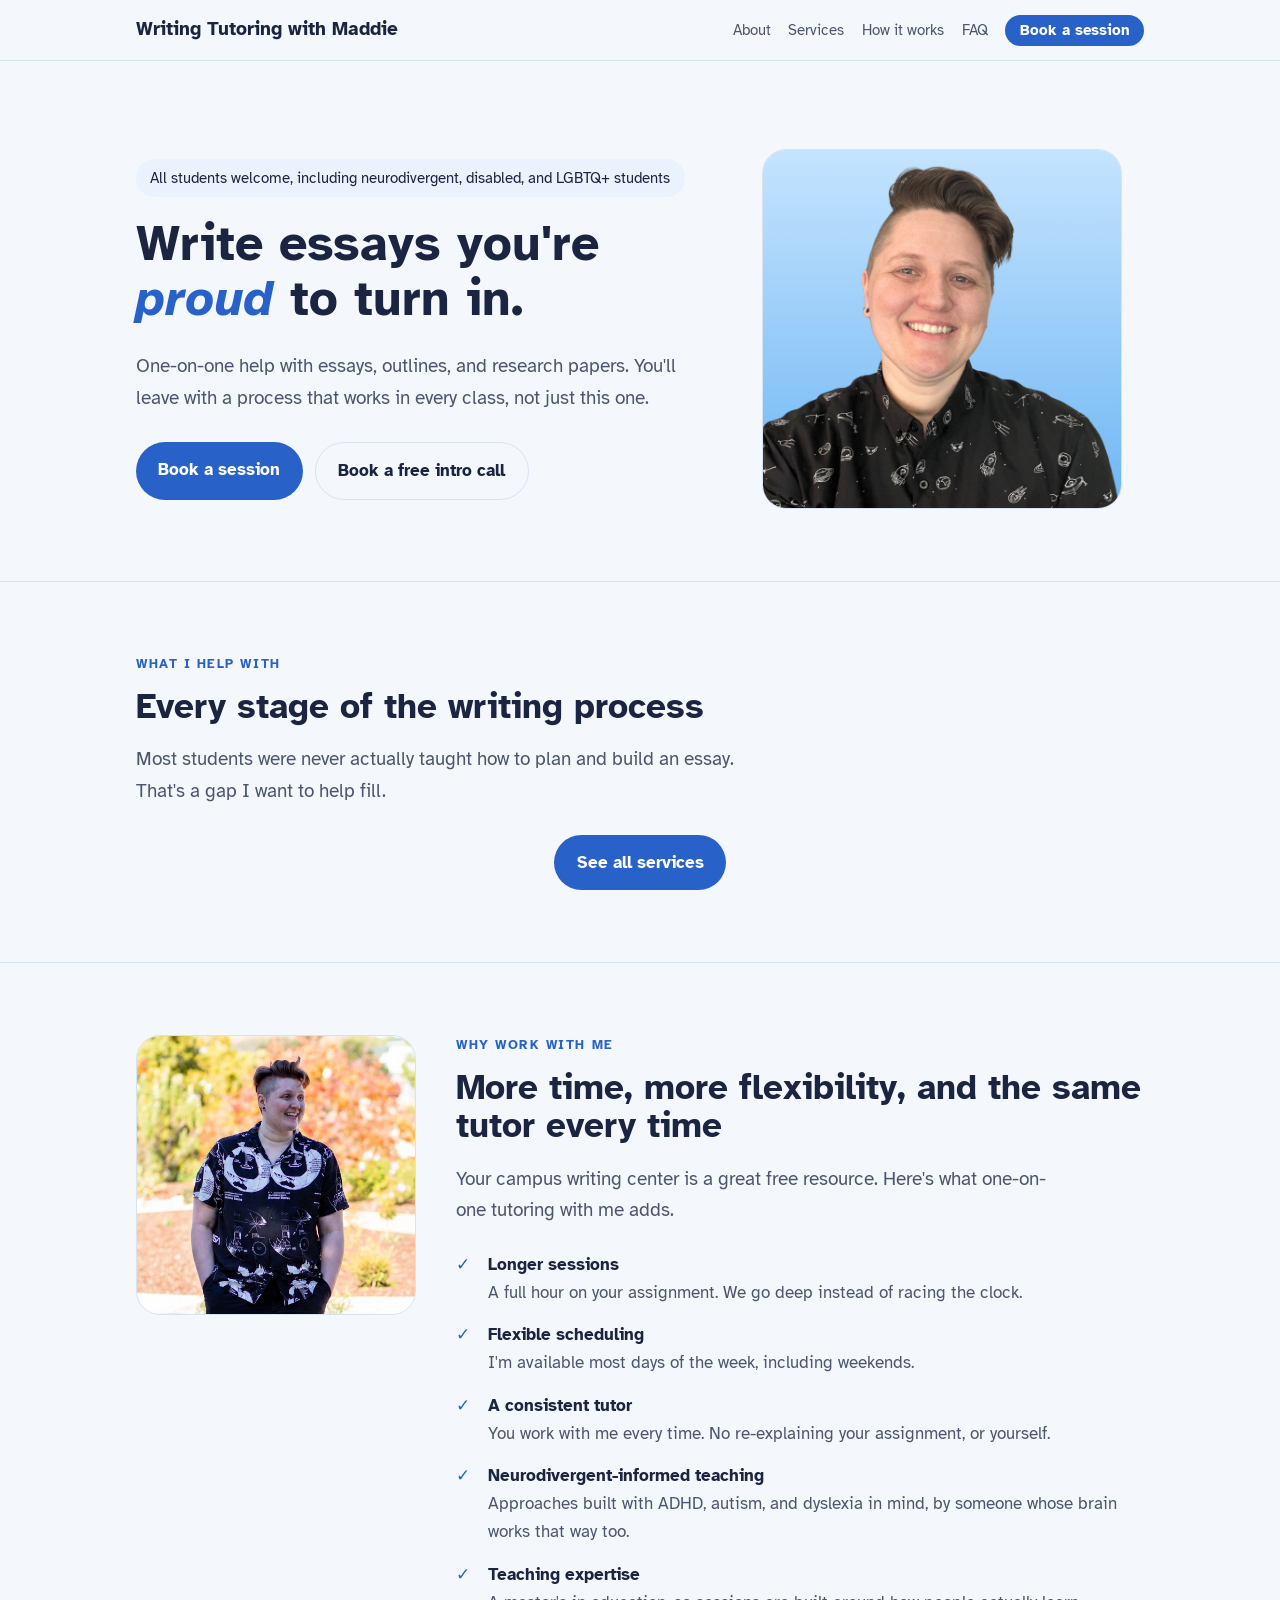
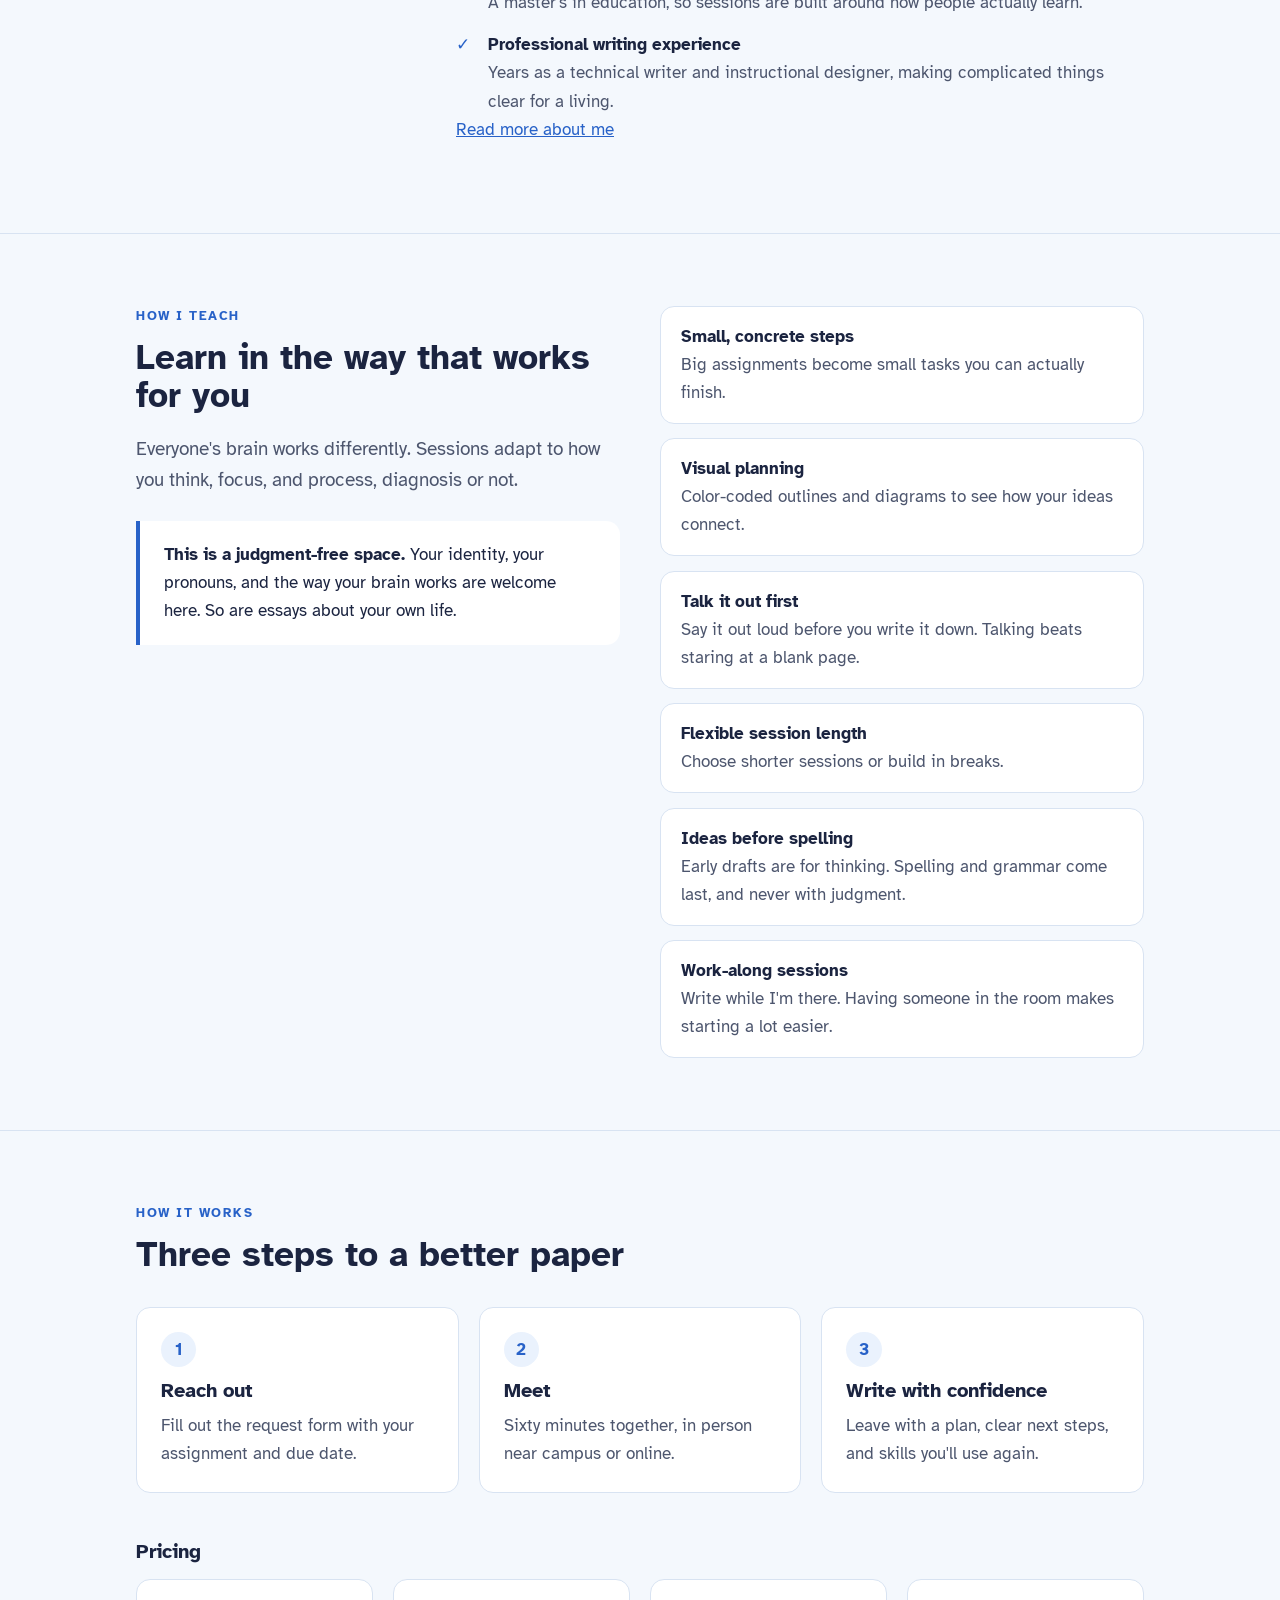
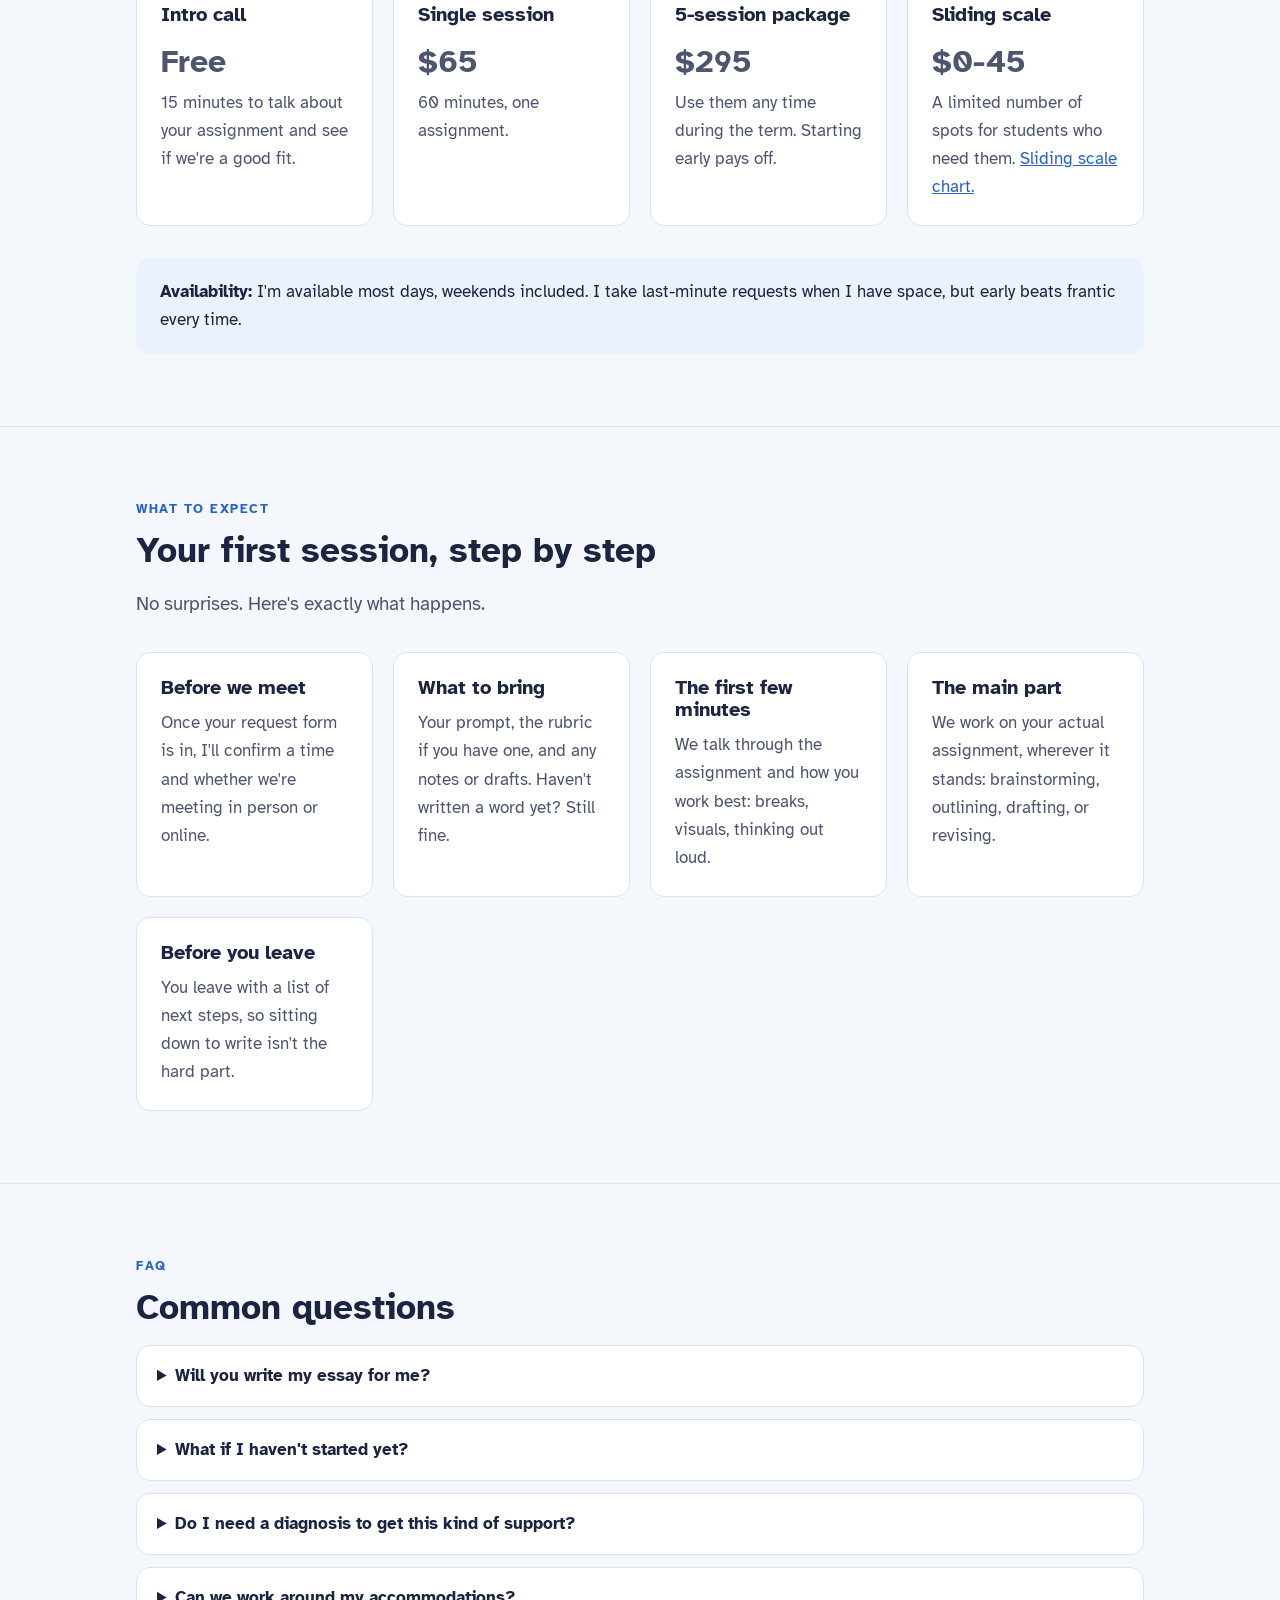
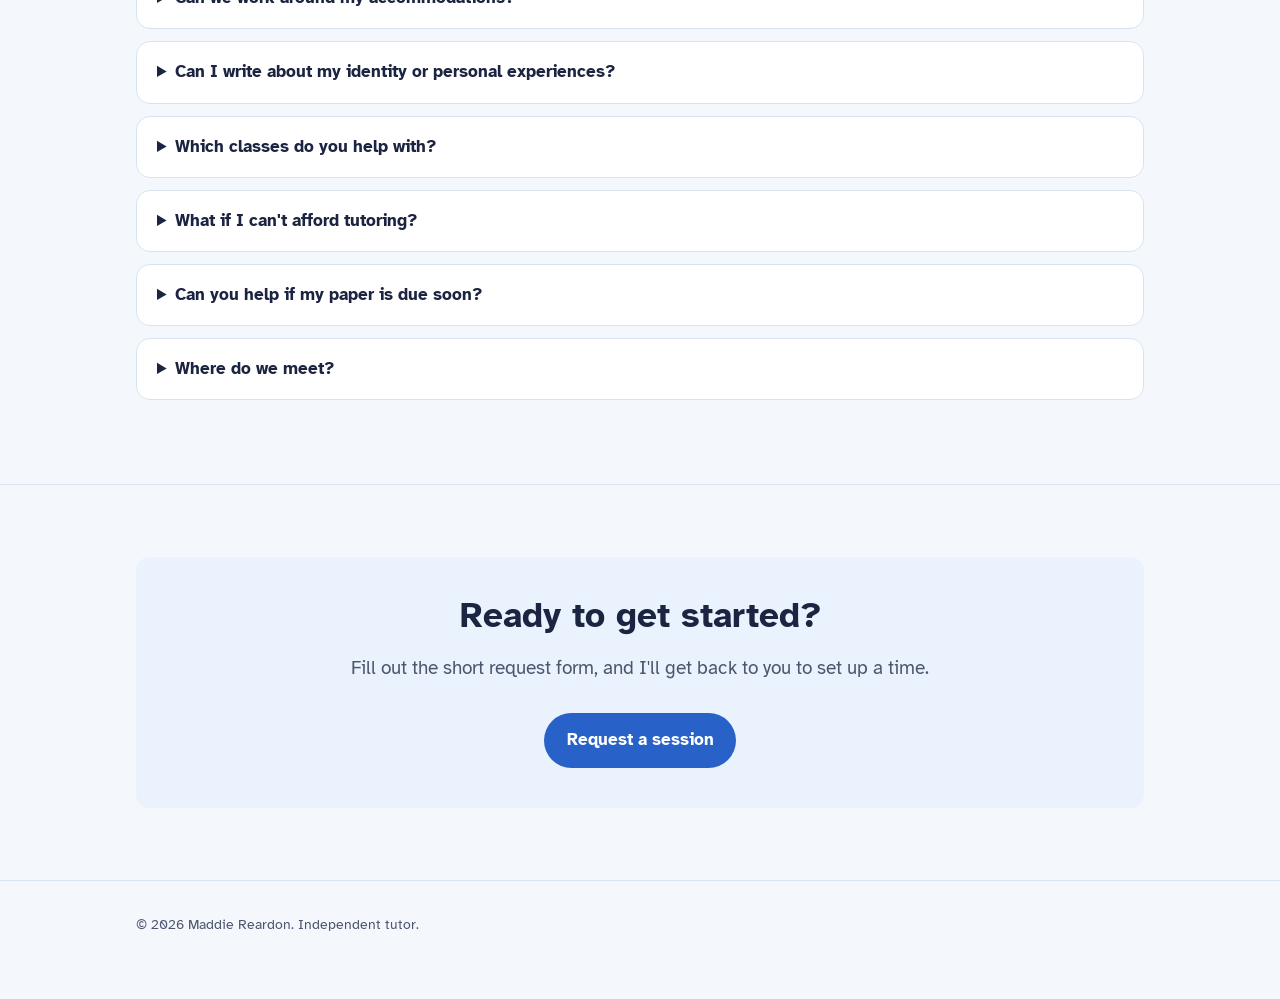
<file: index.html>
<!doctype html>
<html lang="en">
<head>
  <meta charset="utf-8">
  <meta name="viewport" content="width=device-width, initial-scale=1">
  <title>Essay and Writing Tutoring</title>
  <meta name="description" content="One-on-one help with essays, outlines, and research papers for community college students.">
  <link rel="preconnect" href="https://fonts.googleapis.com">
  <link rel="preconnect" href="https://fonts.gstatic.com" crossorigin>
  <link href="https://fonts.googleapis.com/css2?family=Atkinson+Hyperlegible:wght@400;700&family=Fraunces:opsz,wght@9..144,500;9..144,700&display=swap" rel="stylesheet">
  <link rel="stylesheet" href="styles.css">
</head>
<body>
  <a class="skip" href="#main">Skip to main content</a>

  <header class="site">
    <div class="wrap">
      <a class="brand" href="index.html">Writing Tutoring with Maddie</a>
      <div class="header-right">
        <nav aria-label="Main">
          <ul>
            <li><a href="about.html">About</a></li>
            <li><a href="#help">Services</a></li>
            <li><a href="#how">How it works</a></li>
            <li><a href="#faq">FAQ</a></li>
            <li><a class="nav-cta" href="https://docs.google.com/forms/d/e/1FAIpQLSePEznkrwSPuCQf_QwcXPQMdWUTkeyd27yQWrA2que5HKIqXQ/viewform?usp=header">Book a session</a></li>
          </ul>
        </nav>
      </div>
    </div>
  </header>

  <main id="main">
    <section class="hero" id="top">
      <div class="wrap hero-grid">
        <div>
        <p class="welcome">All students welcome, including neurodivergent, disabled, and LGBTQ+ students</p>
        <h1>Write essays you're <em>proud</em> to turn in.</h1>
        <p class="lede">One-on-one help with essays, outlines, and research papers. You'll leave with a process that works in every class, not just this one.</p>
        <div class="actions">
          <a class="btn" href="https://docs.google.com/forms/d/e/1FAIpQLSePEznkrwSPuCQf_QwcXPQMdWUTkeyd27yQWrA2que5HKIqXQ/viewform?usp=header">Book a session</a>
          <a class="btn ghost" href="https://docs.google.com/forms/d/e/1FAIpQLSePEznkrwSPuCQf_QwcXPQMdWUTkeyd27yQWrA2que5HKIqXQ/viewform?usp=header">Book a free intro call</a>
        </div>
        </div>
        <img class="photo" src="assets/maddie-headshot.png" alt="Maddie smiling in a space-printed shirt" width="360" height="360">
      </div>
    </section>

    <section id="help">
      <div class="wrap">
        <p class="eyebrow">What I help with</p>
        <h2>Every stage of the writing process</h2>
        <p class="lede">Most students were never actually taught how to plan and build an essay. That's a gap I want to help fill.</p>
      </div>
      <div class="actions" style="justify-content:center">
            <a class="btn" href="https://maddie35.github.io/tutoring/services.html">See all services</a>
    </section>

    <section id="why">
      <div class="wrap why">
        <img class="photo" src="assets/maddie-hero.jpg" alt="Maddie, smiling, seated outdoors at an evening event in a dark blazer and patterned tie" width="280" height="280">
        <div>
          <p class="eyebrow">Why work with me</p>
          <h2>More time, more flexibility, and the same tutor every time</h2>
          <p class="lede">Your campus writing center is a great free resource. Here's what one-on-one tutoring with me adds.</p>
          <ul class="checks">
            <li><strong>Longer sessions</strong><span>A full hour on your assignment. We go deep instead of racing the clock.</span></li>
            <li><strong>Flexible scheduling</strong><span>I'm available most days of the week, including weekends.</span></li>
            <li><strong>A consistent tutor</strong><span>You work with me every time. No re-explaining your assignment, or yourself.</span></li>
            <li><strong>Neurodivergent-informed teaching</strong><span>Approaches built with ADHD, autism, and dyslexia in mind, by someone whose brain works that way too.</span></li>
            <li><strong>Teaching expertise</strong><span>A master's in education, so sessions are built around how people actually learn.</span></li>
            <li><strong>Professional writing experience</strong><span>Years as a technical writer and instructional designer, making complicated things clear for a living.</span></li>
          </ul>
          <p><a href="about.html">Read more about me</a></p>
        </div>
      </div>
    </section>

    <section id="teach">
      <div class="wrap two">
        <div>
          <p class="eyebrow">How I teach</p>
          <h2>Learn in the way that works for you</h2>
          <p class="lede">Everyone's brain works differently. Sessions adapt to how you think, focus, and process, diagnosis or not.</p>
          <div class="statement">
            <p><strong>This is a judgment-free space.</strong> Your identity, your pronouns, and the way your brain works are welcome here. So are essays about your own life.</p>
          </div>
        </div>
        <ul class="practices">
          <li><strong>Small, concrete steps</strong><span>Big assignments become small tasks you can actually finish.</span></li>
          <li><strong>Visual planning</strong><span>Color-coded outlines and diagrams to see how your ideas connect.</span></li>
          <li><strong>Talk it out first</strong><span>Say it out loud before you write it down. Talking beats staring at a blank page.</span></li>
          <li><strong>Flexible session length</strong><span>Choose shorter sessions or build in breaks.</span></li>
          <li><strong>Ideas before spelling</strong><span>Early drafts are for thinking. Spelling and grammar come last, and never with judgment.</span></li>
          <li><strong>Work-along sessions</strong><span>Write while I'm there. Having someone in the room makes starting a lot easier.</span></li>
        </ul>
      </div>
    </section>

    <section id="how">
      <div class="wrap">
        <p class="eyebrow">How it works</p>
        <h2>Three steps to a better paper</h2>
        <div class="grid">
          <div class="card"><span class="num">1</span><h3>Reach out</h3><p>Fill out the request form with your assignment and due date.</p></div>
          <div class="card"><span class="num">2</span><h3>Meet</h3><p>Sixty minutes together, in person near campus or online.</p></div>
          <div class="card"><span class="num">3</span><h3>Write with confidence</h3><p>Leave with a plan, clear next steps, and skills you'll use again.</p></div>
        </div>
        <h3 style="margin-top:3rem">Pricing</h3>
        <div class="grid" style="margin-top:1rem">
          <div class="card">
            <h3>Intro call</h3>
            <p class="price">Free</p>
            <p>15 minutes to talk about your assignment and see if we're a good fit.</p>
          </div>
          <div class="card">
            <h3>Single session</h3>
            <p class="price">$65</p>
            <p>60 minutes, one assignment.</p>
          </div>
          <div class="card">
            <h3>5-session package</h3>
            <p class="price">$295</p>
            <p>Use them any time during the term. Starting early pays off.</p>
          </div>
          <div class="card">
            <h3>Sliding scale</h3>
            <p class="price">$0-45</p>
            <p>A limited number of spots for students who need them. <a href="assets/sliding-scale_alexis-cunningfolk-britt-hawthorne-2.png">Sliding scale chart.</a></p>
          </div>
        </div>
        <div class="callout">
          <p><strong>Availability:</strong> I'm available most days, weekends included. I take last-minute requests when I have space, but early beats frantic every time.</p>
        </div>
      </div>
    </section>

    <section id="expect">
      <div class="wrap">
        <p class="eyebrow">What to expect</p>
        <h2>Your first session, step by step</h2>
        <p class="lede">No surprises. Here's exactly what happens.</p>
        <div class="grid">
          <div class="card">
            <h3>Before we meet</h3>
            <p>Once your request form is in, I'll confirm a time and whether we're meeting in person or online.</p>
          </div>
          <div class="card">
            <h3>What to bring</h3>
            <p>Your prompt, the rubric if you have one, and any notes or drafts. Haven't written a word yet? Still fine.</p>
          </div>
          <div class="card">
            <h3>The first few minutes</h3>
            <p>We talk through the assignment and how you work best: breaks, visuals, thinking out loud.</p>
          </div>
          <div class="card">
            <h3>The main part</h3>
            <p>We work on your actual assignment, wherever it stands: brainstorming, outlining, drafting, or revising.</p>
          </div>
          <div class="card">
            <h3>Before you leave</h3>
            <p>You leave with a list of next steps, so sitting down to write isn't the hard part.</p>
          </div>
        </div>
      </div>
    </section>

    <section id="faq">
      <div class="wrap">
        <p class="eyebrow">FAQ</p>
        <h2>Common questions</h2>
        <details>
          <summary>Will you write my essay for me?</summary>
          <p>No. I help you become a stronger writer, and the work you turn in stays yours. That keeps you safe under your college's academic integrity policy, and it's the only way you actually get better.</p>
        </details>
        <details>
          <summary>What if I haven't started yet?</summary>
          <p>Perfect timing, actually. We can start from the prompt alone and build out from there.</p>
        </details>
        <details>
          <summary>Do I need a diagnosis to get this kind of support?</summary>
          <p>No. Sessions adapt to how you learn, and you never have to explain or prove anything.</p>
        </details>
        <details>
          <summary>Can we work around my accommodations?</summary>
          <p>Yes. You can bring them up whenever you're ready, or never. It's up to you.</p>
        </details>
        <details>
          <summary>Can I write about my identity or personal experiences?</summary>
          <p>Yes. Personal essays are welcome, and what you share in sessions stays between us.</p>
        </details>
        <details>
          <summary>Which classes do you help with?</summary>
          <p>English composition, plus any class that assigns essays: history, psychology, sociology, and the rest.</p>
        </details>
        <details>
          <summary>What if I can't afford tutoring?</summary>
          <p>Ask about the sliding scale. Sessions are $35 for students who need it, and you don't have to prove anything. The 15-minute intro call is free either way.</p>
        </details>
        <details>
          <summary>Can you help if my paper is due soon?</summary>
          <p>Often, yes. I take last-minute requests when I have space, so reach out as soon as you can. The earlier we start, the more we can build skills instead of just rescuing one paper.</p>
        </details>
        <details>
          <summary>Where do we meet?</summary>
          <p>In person at a public location near Diablo Valley College, such as a library or café, or online by video call.</p>
        </details>
      </div>
    </section>

    <section id="contact">
      <div class="wrap">
        <div class="contact">
          <h2>Ready to get started?</h2>
          <p class="lede">Fill out the short request form, and I'll get back to you to set up a time.</p>
          <div class="actions" style="justify-content:center">
            <a class="btn" href="https://docs.google.com/forms/d/e/1FAIpQLSePEznkrwSPuCQf_QwcXPQMdWUTkeyd27yQWrA2que5HKIqXQ/viewform?usp=header">Request a session</a>
          </div>
        </div>
      </div>
    </section>
  </main>

  <footer>
    <div class="wrap">
      <p>© 2026 Maddie Reardon. Independent tutor.</p>
    </div>
  </footer>
</body>
</html>
</file>
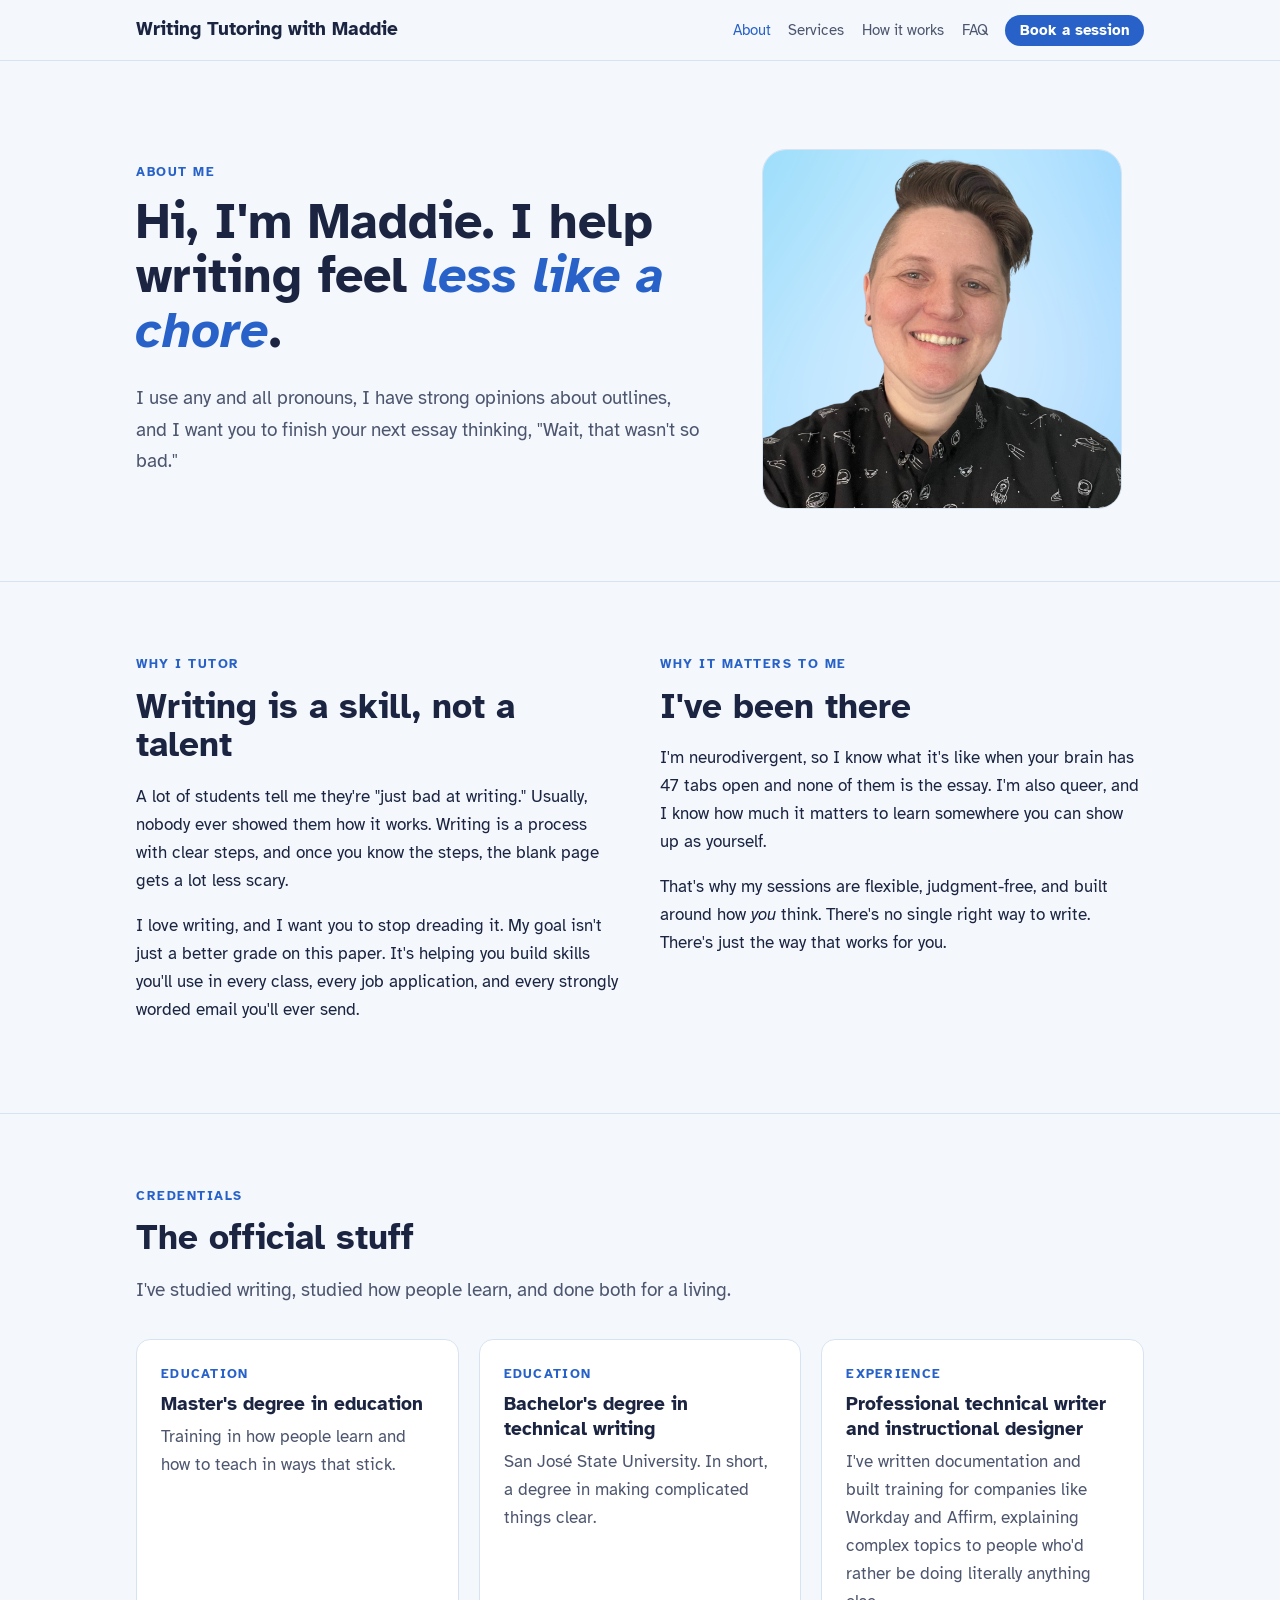
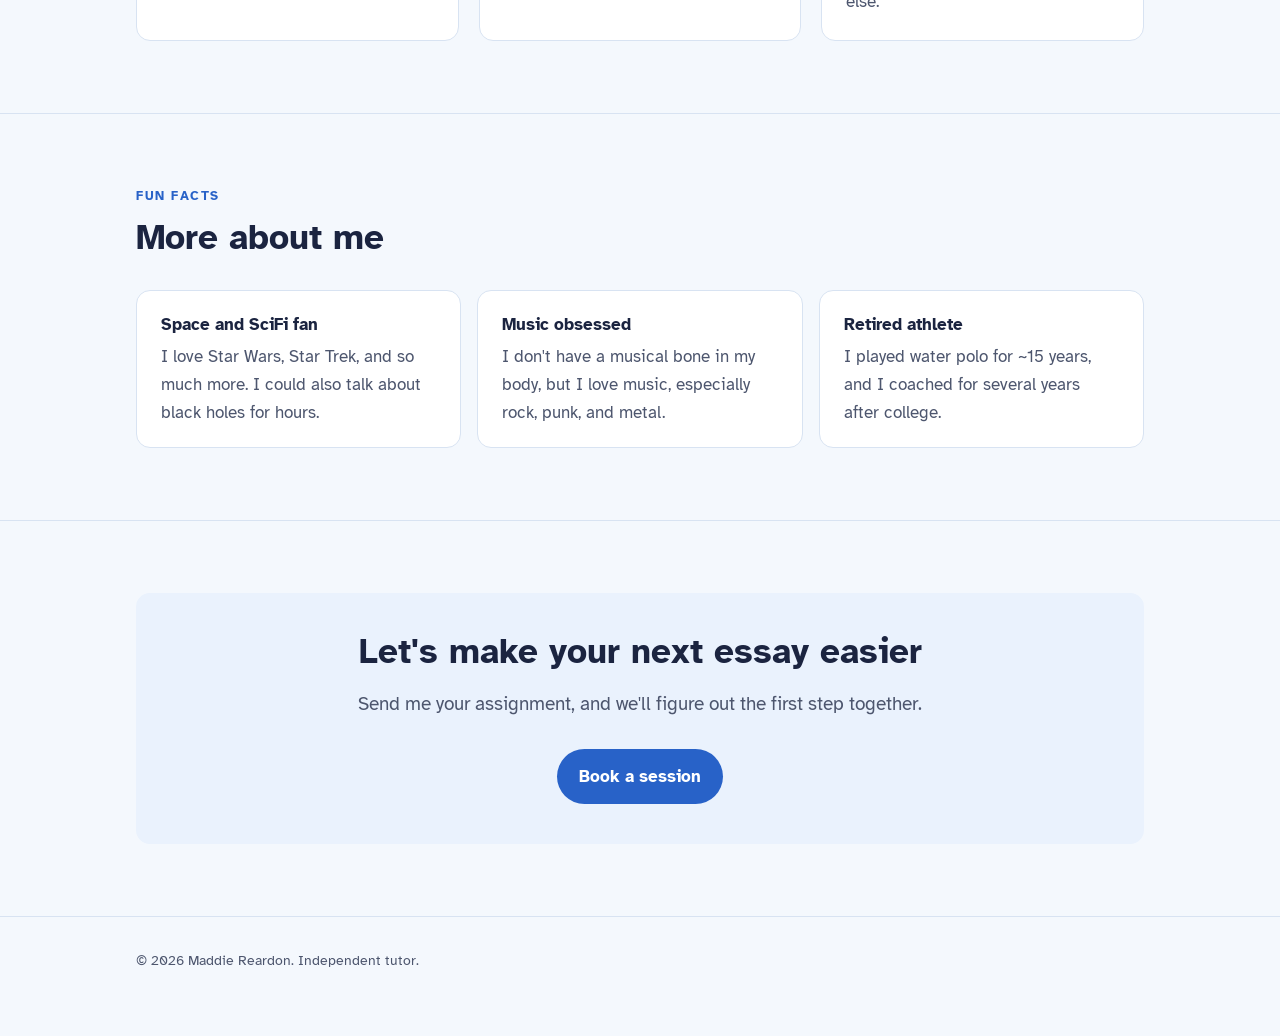
<file: about.html>
<!doctype html>
<html lang="en">
<head>
  <meta charset="utf-8">
  <meta name="viewport" content="width=device-width, initial-scale=1">
  <title>About Maddie | Writing Tutoring</title>
  <meta name="description" content="Meet Maddie, a writing tutor with a degree in technical writing and a master's in education who helps community college students make writing feel easier.">
  <link rel="preconnect" href="https://fonts.googleapis.com">
  <link rel="preconnect" href="https://fonts.gstatic.com" crossorigin>
  <link href="https://fonts.googleapis.com/css2?family=Atkinson+Hyperlegible:wght@400;700&family=Fraunces:opsz,wght@9..144,500;9..144,700&display=swap" rel="stylesheet">
  <link rel="stylesheet" href="styles.css">
</head>
<body>
  <a class="skip" href="#main">Skip to main content</a>

  <header class="site">
    <div class="wrap">
      <a class="brand" href="index.html">Writing Tutoring with Maddie</a>
      <div class="header-right">
        <nav aria-label="Main">
          <ul>
            <li><a href="about.html" aria-current="page">About</a></li>
            <li><a href="index.html#help">Services</a></li>
            <li><a href="index.html#how">How it works</a></li>
            <li><a href="index.html#faq">FAQ</a></li>
            <li><a class="nav-cta" href="https://docs.google.com/forms/d/e/1FAIpQLSePEznkrwSPuCQf_QwcXPQMdWUTkeyd27yQWrA2que5HKIqXQ/viewform?usp=header">Book a session</a></li>
          </ul>
        </nav>
      </div>
    </div>
  </header>

  <main id="main">
    <section class="hero">
      <div class="wrap hero-grid">
        <div>
        <p class="eyebrow">About me</p>
        <h1>Hi, I'm Maddie. I help writing feel <em>less like a chore</em>.</h1>
        <p class="lede">I use any and all pronouns, I have strong opinions about outlines, and I want you to finish your next essay thinking, "Wait, that wasn't so bad."</p>
        </div>
        <img class="photo" src="assets/Headshots.png" alt="Maddie smiling, wearing a black shirt with a space print" width="360" height="360">
      </div>
    </section>

    <section>
      <div class="wrap two">
        <div class="prose">
          <p class="eyebrow">Why I tutor</p>
          <h2>Writing is a skill, not a talent</h2>
          <p>A lot of students tell me they're "just bad at writing." Usually, nobody ever showed them how it works. Writing is a process with clear steps, and once you know the steps, the blank page gets a lot less scary.</p>
          <p>I love writing, and I want you to stop dreading it. My goal isn't just a better grade on this paper. It's helping you build skills you'll use in every class, every job application, and every strongly worded email you'll ever send.</p>
        </div>
        <div class="prose">
          <p class="eyebrow">Why it matters to me</p>
          <h2>I've been there</h2>
          <p>I'm neurodivergent, so I know what it's like when your brain has 47 tabs open and none of them is the essay. I'm also queer, and I know how much it matters to learn somewhere you can show up as yourself.</p>
          <p>That's why my sessions are flexible, judgment-free, and built around how <em>you</em> think. There's no single right way to write. There's just the way that works for you.</p>
        </div>
      </div>
    </section>

    <section>
      <div class="wrap">
        <p class="eyebrow">Credentials</p>
        <h2>The official stuff</h2>
        <p class="lede">I've studied writing, studied how people learn, and done both for a living.</p>
        <ul class="creds">
          <li>
            <span class="label">Education</span>
            <strong>Master's degree in education</strong>
            <span>Training in how people learn and how to teach in ways that stick.</span>
          </li>
          <li>
            <span class="label">Education</span>
            <strong>Bachelor's degree in technical writing</strong>
            <span>San José State University. In short, a degree in making complicated things clear.</span>
          </li>
          <li>
            <span class="label">Experience</span>
            <strong>Professional technical writer and instructional designer</strong>
            <span>I've written documentation and built training for companies like Workday and Affirm, explaining complex topics to people who'd rather be doing literally anything else.</span>
          </li>
        </ul>
      </div>
    </section>

    <section>
      <div class="wrap">
        <p class="eyebrow">Fun facts</p>
        <h2>More about me</h2>
        <ul class="facts">
          <li><strong>Space and SciFi fan</strong><span>I love Star Wars, Star Trek, and so much more. I could also talk about black holes for hours.</span></li>
          <li><strong>Music obsessed</strong><span>I don't have a musical bone in my body, but I love music, especially rock, punk, and metal.</span></li>
          <li><strong>Retired athlete</strong><span>I played water polo for ~15 years, and I coached for several years after college.</span></li>
        </ul>
      </div>
    </section>

    <section>
      <div class="wrap">
        <div class="contact">
          <h2>Let's make your next essay easier</h2>
          <p class="lede">Send me your assignment, and we'll figure out the first step together.</p>
          <div class="actions" style="justify-content:center">
            <a class="btn" href="https://docs.google.com/forms/d/e/1FAIpQLSePEznkrwSPuCQf_QwcXPQMdWUTkeyd27yQWrA2que5HKIqXQ/viewform?usp=header">Book a session</a>
          </div>
        </div>
      </div>
    </section>
  </main>

  <footer>
    <div class="wrap">
      <p>© 2026 Maddie Reardon. Independent tutor.</p>
    </div>
  </footer>
</body>
</html>
</file>
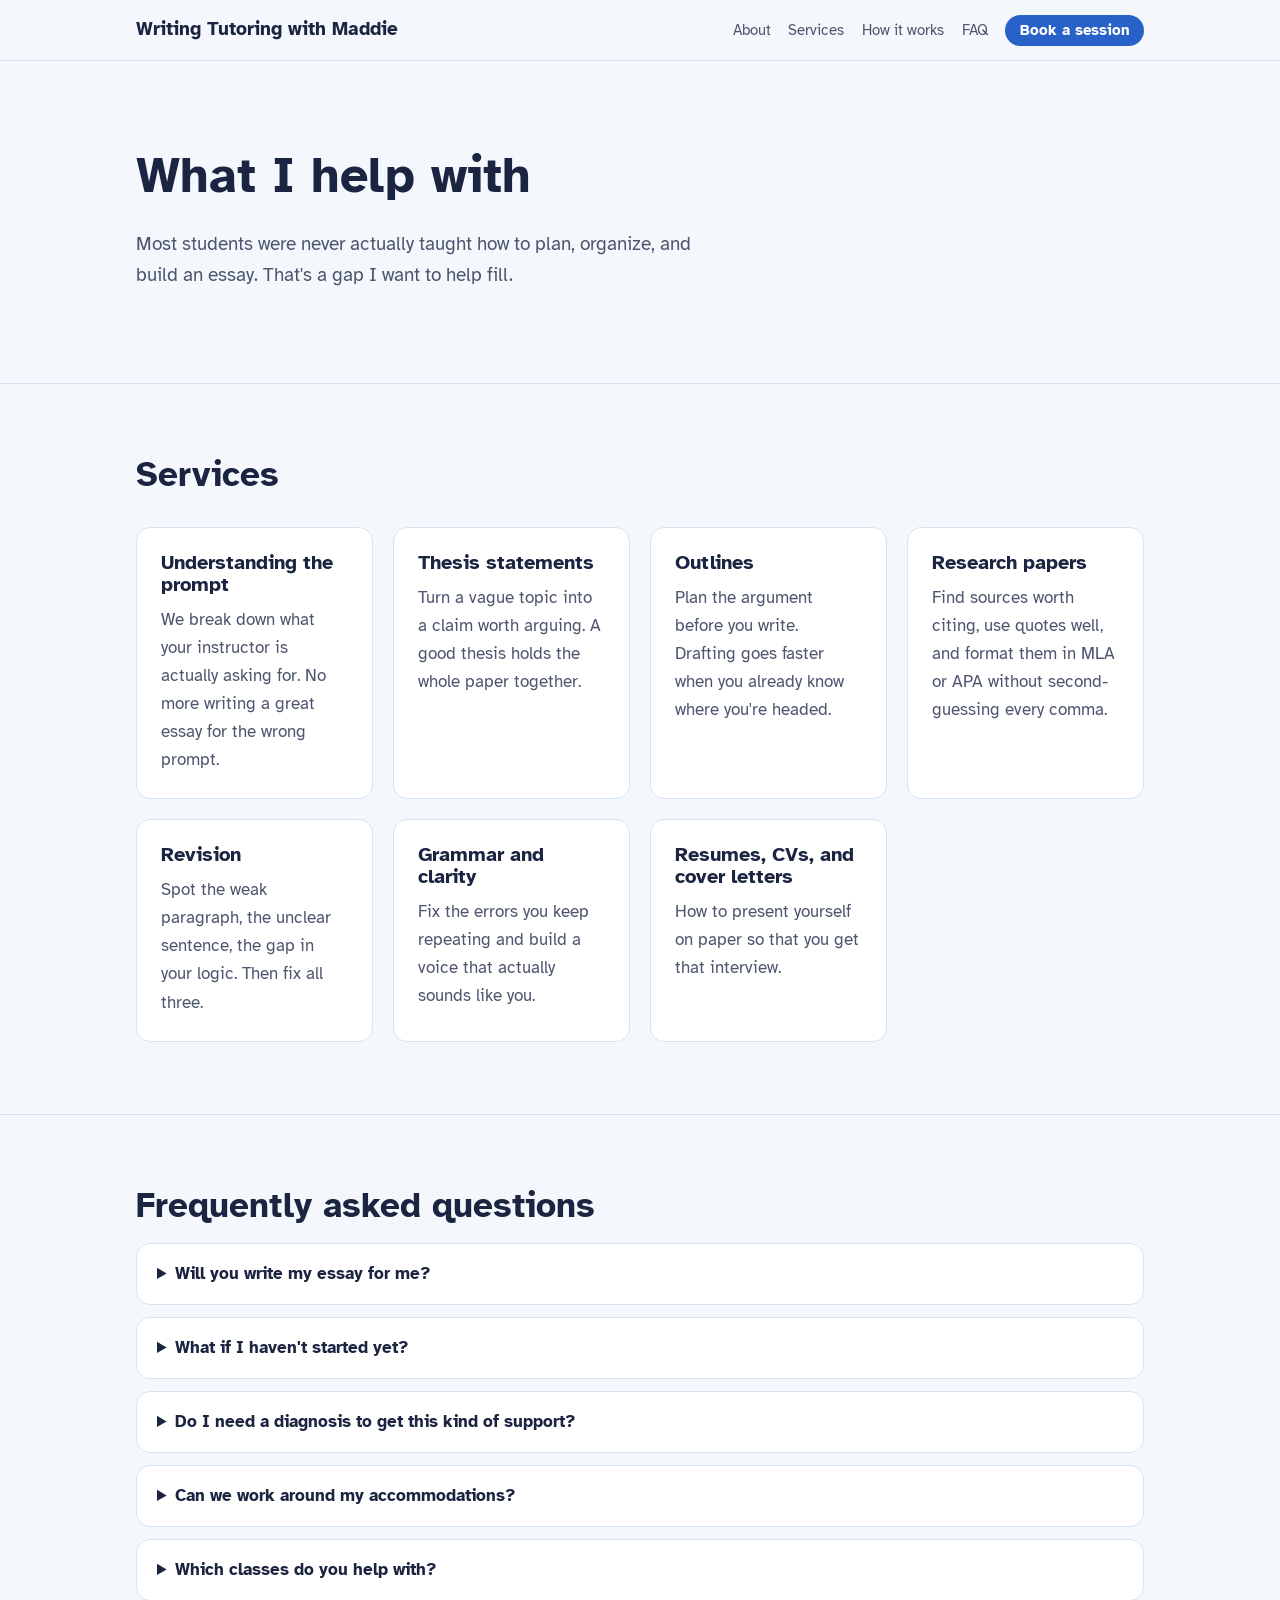
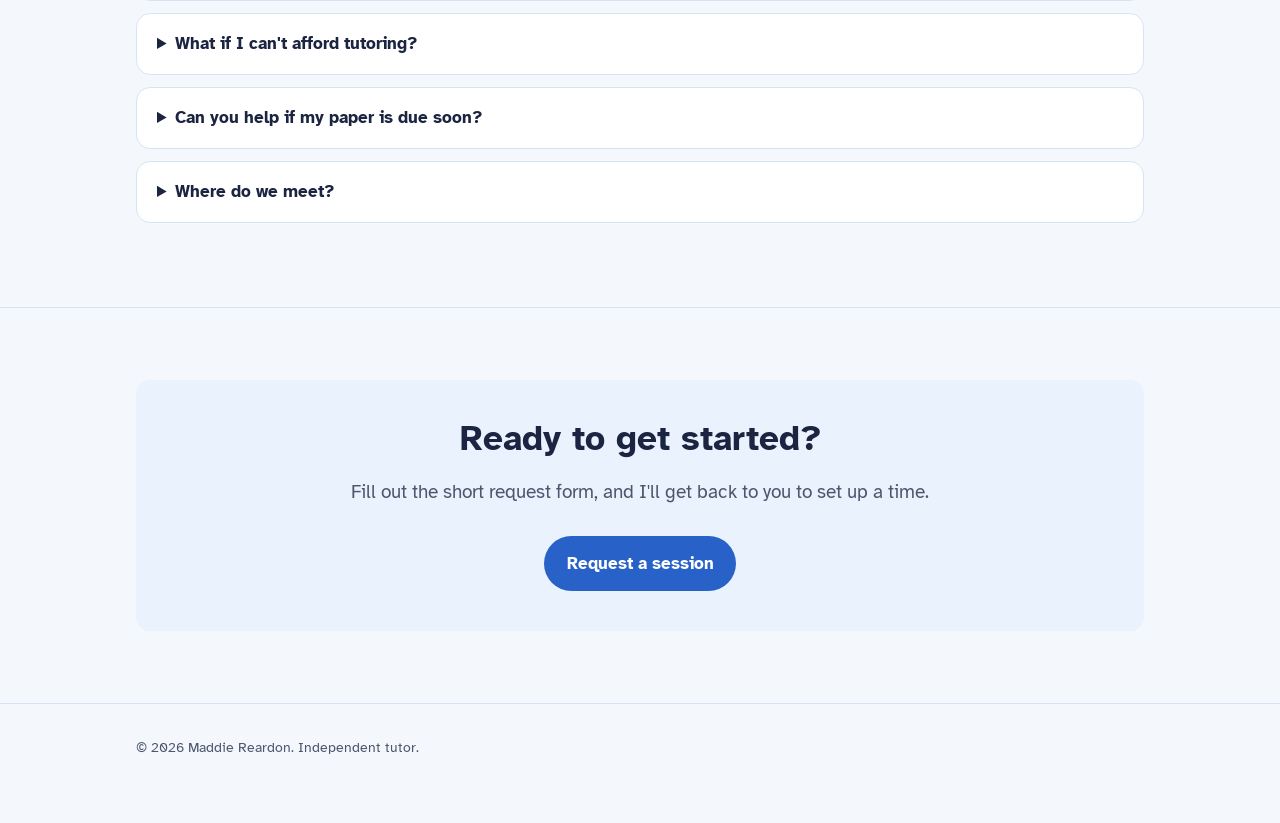
<file: services.html>
<!doctype html>
<html lang="en">
<head>
  <meta charset="utf-8">
  <meta name="viewport" content="width=device-width, initial-scale=1">
  <title>Essay and Writing Tutoring</title>
  <meta name="description" content="One-on-one help with essays, outlines, and research papers for community college students.">
  <link rel="preconnect" href="https://fonts.googleapis.com">
  <link rel="preconnect" href="https://fonts.gstatic.com" crossorigin>
  <link href="https://fonts.googleapis.com/css2?family=Atkinson+Hyperlegible:wght@400;700&family=Fraunces:opsz,wght@9..144,500;9..144,700&display=swap" rel="stylesheet">
  <link rel="stylesheet" href="styles.css">
</head>
<body>
  <a class="skip" href="#main">Skip to main content</a>

  <header class="site">
    <div class="wrap">
      <a class="brand" href="index.html">Writing Tutoring with Maddie</a>
      <div class="header-right">
        <nav aria-label="Main">
          <ul>
            <li><a href="about.html">About</a></li>
            <li><a href="#help">Services</a></li>
            <li><a href="#how">How it works</a></li>
            <li><a href="#faq">FAQ</a></li>
            <li><a class="nav-cta" href="https://docs.google.com/forms/d/e/1FAIpQLSePEznkrwSPuCQf_QwcXPQMdWUTkeyd27yQWrA2que5HKIqXQ/viewform?usp=header">Book a session</a></li>
          </ul>
        </nav>
      </div>
    </div>
  </header>

  <main id="main">
    <section class="hero" id="top">
      <div class="wrap hero-grid">
        <div>
        <h1>What I help with</h1>
        <p class="lede">Most students were never actually taught how to plan, organize, and build an essay. That's a gap I want to help fill.</p>
        </div>
      </div>
    </section>

    <section id="help">
      <div class="wrap">
        <h2>Services</h2>
        <div class="grid">
          <div class="card"><h3>Understanding the prompt</h3><p>We break down what your instructor is actually asking for. No more writing a great essay for the wrong prompt.</p></div>
          <div class="card"><h3>Thesis statements</h3><p>Turn a vague topic into a claim worth arguing. A good thesis holds the whole paper together.</p></div>
          <div class="card"><h3>Outlines</h3><p>Plan the argument before you write. Drafting goes faster when you already know where you're headed.</p></div>
          <div class="card"><h3>Research papers</h3><p>Find sources worth citing, use quotes well, and format them in MLA or APA without second-guessing every comma.</p></div>
          <div class="card"><h3>Revision</h3><p>Spot the weak paragraph, the unclear sentence, the gap in your logic. Then fix all three.</p></div>
          <div class="card"><h3>Grammar and clarity</h3><p>Fix the errors you keep repeating and build a voice that actually sounds like you.</p></div>
          <div class="card"><h3>Resumes, CVs, and cover letters</h3><p>How to present yourself on paper so that you get that interview.</p></div>
        </div>
      </div>
    </section>

    <section id="faq">
      <div class="wrap">
        <h2>Frequently asked questions</h2>
        <details>
          <summary>Will you write my essay for me?</summary>
          <p>No. I help you become a stronger writer, and the work you turn in stays yours. That keeps you safe under your college's academic integrity policy, and it's the only way you actually get better.</p>
        </details>
        <details>
          <summary>What if I haven't started yet?</summary>
          <p>Perfect timing, actually. We can start from the prompt alone and build out from there.</p>
        </details>
        <details>
          <summary>Do I need a diagnosis to get this kind of support?</summary>
          <p>No. Sessions adapt to how you learn, and you never have to explain or prove anything.</p>
        </details>
        <details>
          <summary>Can we work around my accommodations?</summary>
          <p>Yes. You can bring them up whenever you're ready, or never. It's up to you.</p>
        </details>
        <details>
          <summary>Which classes do you help with?</summary>
          <p>English composition, plus any class that assigns essays: history, psychology, sociology, and the rest.</p>
        </details>
        <details>
          <summary>What if I can't afford tutoring?</summary>
          <p>Ask about sliding scale spots. I offer a limited number of sliding scale spots for students who need it.</p>
        </details>
        <details>
          <summary>Can you help if my paper is due soon?</summary>
          <p>Often, yes. I take last-minute requests when I have space, so reach out as soon as you can. The earlier we start, the more we can build skills instead of just rescuing one paper.</p>
        </details>
        <details>
          <summary>Where do we meet?</summary>
          <p>In person at a public location near Diablo Valley College, such as a library or café, or online by video call.</p>
        </details>
      </div>
    </section>

    <section id="contact">
      <div class="wrap">
        <div class="contact">
          <h2>Ready to get started?</h2>
          <p class="lede">Fill out the short request form, and I'll get back to you to set up a time.</p>
          <div class="actions" style="justify-content:center">
            <a class="btn" href="https://docs.google.com/forms/d/e/1FAIpQLSePEznkrwSPuCQf_QwcXPQMdWUTkeyd27yQWrA2que5HKIqXQ/viewform?usp=header">Request a session</a>
          </div>
        </div>
      </div>
    </section>
  </main>

  <footer>
    <div class="wrap">
      <p>© 2026 Maddie Reardon. Independent tutor.</p>
    </div>
  </footer>
</body>
</html>
</file>
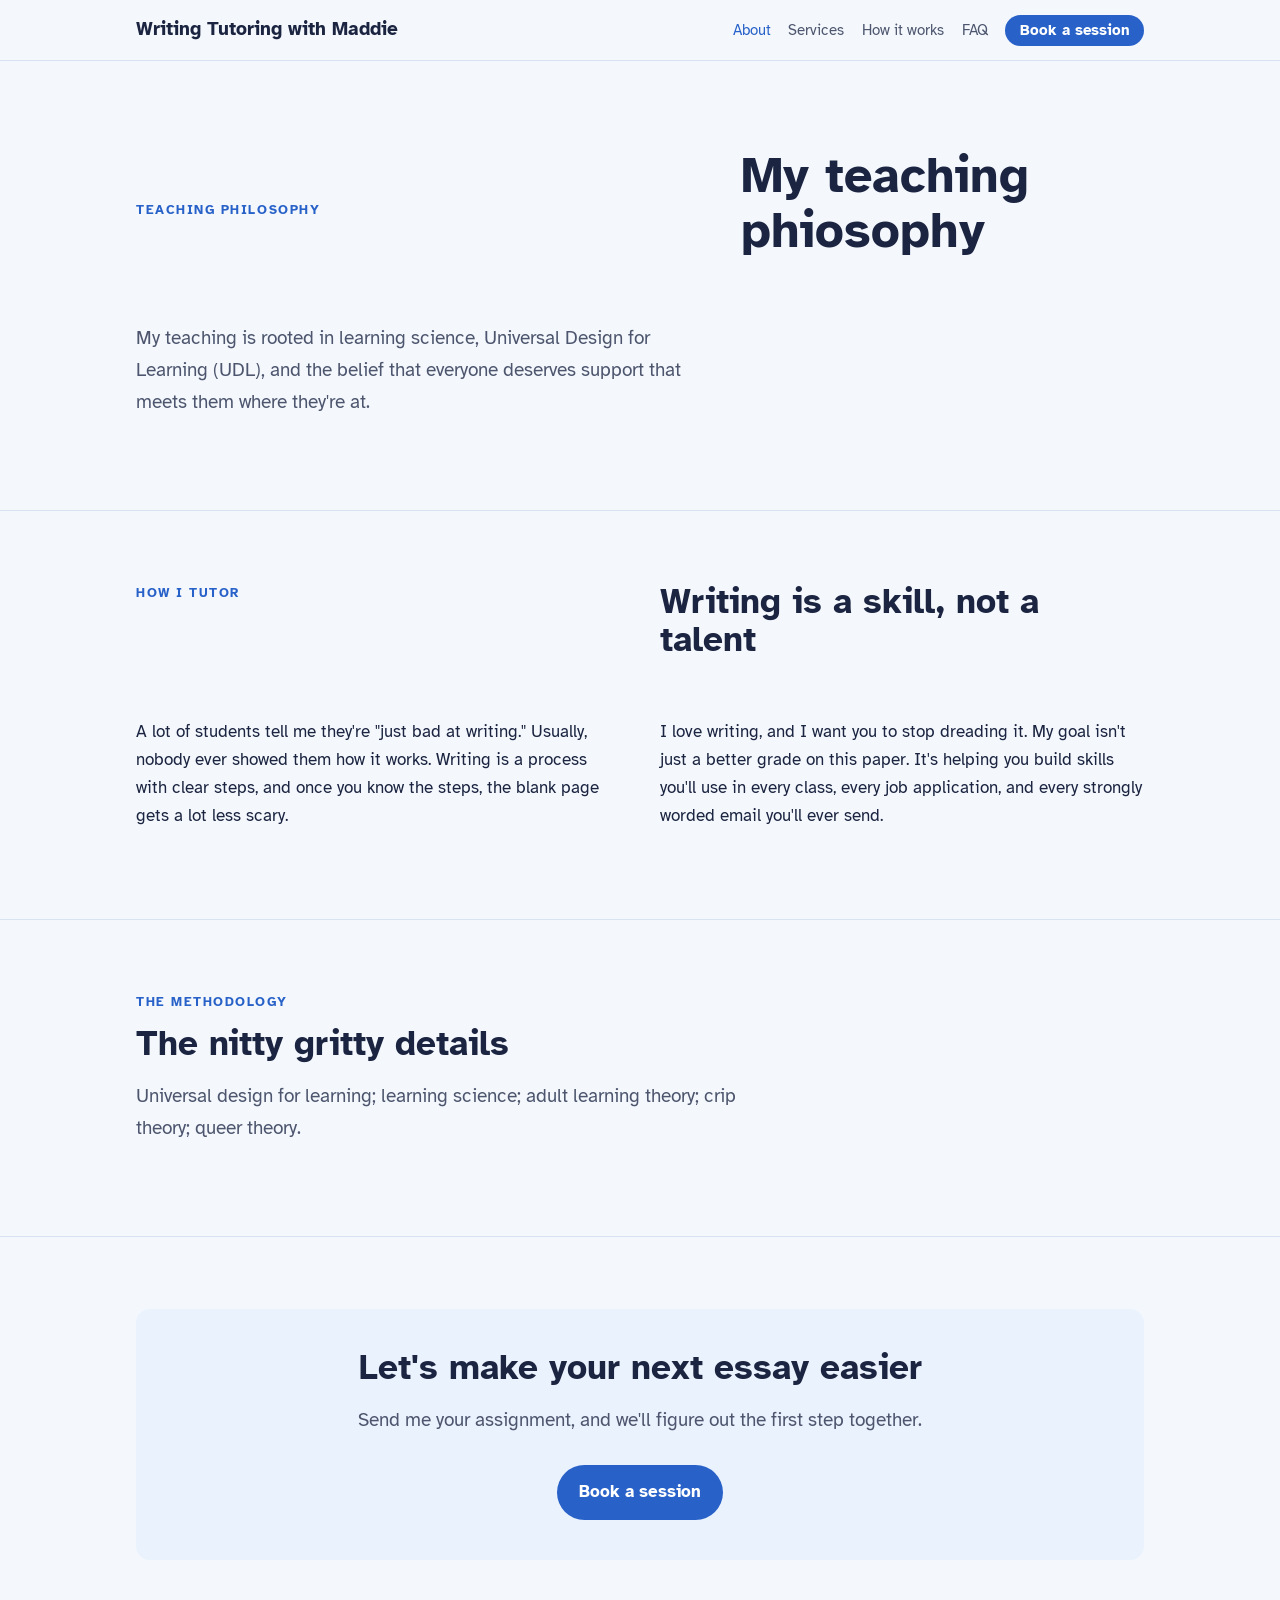
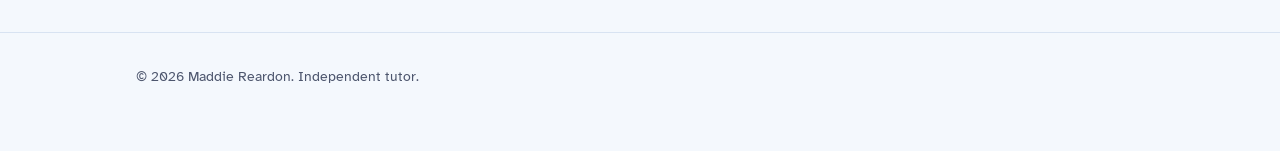
<file: teaching-philosophy.html>
<!doctype html>
<html lang="en">
<head>
  <meta charset="utf-8">
  <meta name="viewport" content="width=device-width, initial-scale=1">
  <title>About Maddie | Writing Tutoring</title>
  <meta name="description" content="Meet Maddie, a writing tutor with a degree in technical writing and a master's in education who helps community college students make writing feel easier.">
  <link rel="preconnect" href="https://fonts.googleapis.com">
  <link rel="preconnect" href="https://fonts.gstatic.com" crossorigin>
  <link href="https://fonts.googleapis.com/css2?family=Atkinson+Hyperlegible:wght@400;700&family=Fraunces:opsz,wght@9..144,500;9..144,700&display=swap" rel="stylesheet">
  <link rel="stylesheet" href="styles.css">
</head>
<body>
  <a class="skip" href="#main">Skip to main content</a>

  <header class="site">
    <div class="wrap">
      <a class="brand" href="index.html">Writing Tutoring with Maddie</a>
      <div class="header-right">
        <nav aria-label="Main">
          <ul>
            <li><a href="about.html" aria-current="page">About</a></li>
            <li><a href="index.html#help">Services</a></li>
            <li><a href="index.html#how">How it works</a></li>
            <li><a href="index.html#faq">FAQ</a></li>
            <li><a class="nav-cta" href="https://docs.google.com/forms/d/e/1FAIpQLSePEznkrwSPuCQf_QwcXPQMdWUTkeyd27yQWrA2que5HKIqXQ/viewform?usp=header">Book a session</a></li>
          </ul>
        </nav>
      </div>
    </div>
  </header>

  <main id="main">
    <section class="hero">
      <div class="wrap hero-grid">
        <p class="eyebrow">Teaching philosophy</p>
        <h1>My teaching phiosophy</h1>
        <p class="lede">My teaching is rooted in learning science, Universal Design for Learning (UDL), and the belief that everyone deserves support that meets them where they're at.</p>
        </div>
    </section>

    <section>
      <div class="wrap two">
          <p class="eyebrow">How I tutor</p>
          <h2>Writing is a skill, not a talent</h2>
          <p>A lot of students tell me they're "just bad at writing." Usually, nobody ever showed them how it works. Writing is a process with clear steps, and once you know the steps, the blank page gets a lot less scary.</p>
          <p>I love writing, and I want you to stop dreading it. My goal isn't just a better grade on this paper. It's helping you build skills you'll use in every class, every job application, and every strongly worded email you'll ever send.</p>
      </div>
    </section>

    <section>
      <div class="wrap">
        <p class="eyebrow">The methodology</p>
        <h2>The nitty gritty details</h2>
        <p class="lede">Universal design for learning; learning science; adult learning theory; crip theory; queer theory.</p>
      </div>
    </section>

    <section>
      <div class="wrap">
        <div class="contact">
          <h2>Let's make your next essay easier</h2>
          <p class="lede">Send me your assignment, and we'll figure out the first step together.</p>
          <div class="actions" style="justify-content:center">
            <a class="btn" href="https://docs.google.com/forms/d/e/1FAIpQLSePEznkrwSPuCQf_QwcXPQMdWUTkeyd27yQWrA2que5HKIqXQ/viewform?usp=header">Book a session</a>
          </div>
        </div>
      </div>
    </section>
  </main>

  <footer>
    <div class="wrap">
      <p>© 2026 Maddie Reardon. Independent tutor.</p>
    </div>
  </footer>

</body>
</html>
</file>
<file: styles.css>
:root {
  --bg: #f4f8fd;
  --surface: #ffffff;
  --ink: #1b2440;
  --muted: #4d566e;
  --accent: #2862c8;
  --accent-ink: #ffffff;
  --accent-soft: #eaf2fd;
  --line: #d8e3f2;
  --radius: 14px;
  --max: 1040px;
}
@media (prefers-color-scheme: dark) {
  :root:not([data-theme="light"]) {
    --bg: #151a24;
    --surface: #1e2532;
    --ink: #eef1f6;
    --muted: #b3bdcd;
    --accent: #7fb3f5;
    --accent-ink: #0d1520;
    --accent-soft: #24344a;
    --line: #2f3a4b;
  }
}
* { box-sizing: border-box; }
html { scroll-behavior: smooth; }
@media (prefers-reduced-motion: reduce) { html { scroll-behavior: auto; } }
body {
  margin: 0;
  background: var(--bg);
  color: var(--ink);
  font: 400 1.0625rem/1.65 "Atkinson Hyperlegible", Verdana, system-ui, sans-serif;
}
h1, h2, h3 { font-family: "Atkinson Hyperlegible", Verdana, system-ui, sans-serif; line-height: 1.1; margin: 0 0 .5em; }
h1 { font-size: clamp(2.0rem, 4vw, 3.1rem); }
h2 { font-size: clamp(1.6rem, 3.5vw, 2.2rem); }
h3 { font-size: 1.25rem; }
p { margin: 0 0 1em; }
a { color: var(--accent); }
a:focus-visible, button:focus-visible, summary:focus-visible {
  outline: 3px solid var(--accent); outline-offset: 3px; border-radius: 4px;
}
.skip {
  position: absolute; left: -9999px; top: 0;
  background: var(--accent); color: var(--accent-ink); padding: .6rem 1rem;
}
.skip:focus { left: 1rem; top: 1rem; z-index: 10; }
.wrap { max-width: var(--max); margin: 0 auto; padding: 0 16px; }

header.site {
  border-bottom: 1px solid var(--line);
  position: sticky; top: 0; background: var(--bg); z-index: 5;
}
header.site .wrap {
  display: flex; align-items: center; justify-content: space-between;
  gap: 1rem; padding-block: .9rem; flex-wrap: wrap;
}
.brand { font-family: "Atkinson Hyperlegible", Verdana, system-ui, sans-serif; font-weight: 700; font-size: 1.2rem; color: var(--ink); text-decoration: none; }
nav ul { list-style: none; margin: 0; padding: 0; display: flex; gap: 1.1rem; flex-wrap: wrap; }
nav a { color: var(--muted); text-decoration: none; font-weight: 500; font-size: .95rem; }
nav a:hover { color: var(--accent); }

section { padding: 4.5rem 0; }
section + section { border-top: 1px solid var(--line); }
.eyebrow { text-transform: uppercase; letter-spacing: .12em; font-size: .8rem; font-weight: 600; color: var(--accent); margin-bottom: .75rem; }
.lede { font-size: 1.2rem; color: var(--muted); max-width: 38rem; }

.hero { padding-top: 5.5rem; }
.hero h1 em { font-style: italic; color: var(--accent); }
.btn {
  display: inline-block; background: var(--accent); color: var(--accent-ink);
  padding: .85rem 1.4rem; border-radius: 999px; text-decoration: none; font-weight: 600;
}
.btn.ghost { background: transparent; color: var(--ink); border: 1.5px solid var(--line); }
.actions { display: flex; gap: .75rem; flex-wrap: wrap; margin-top: 1.75rem; }

.grid { display: grid; gap: 1.25rem; grid-template-columns: repeat(auto-fit, minmax(230px, 1fr)); margin-top: 2rem; }
.card { background: var(--surface); border: 1px solid var(--line); border-radius: var(--radius); padding: 1.5rem; }
.card p { color: var(--muted); margin: 0; }
.num {
  display: inline-grid; place-items: center; width: 2.2rem; height: 2.2rem; border-radius: 50%;
  background: var(--accent-soft); color: var(--accent); font-weight: 700; margin-bottom: .8rem;
}

.two { display: grid; gap: 2.5rem; grid-template-columns: 1fr; }
@media (min-width: 820px) { .two { grid-template-columns: 1fr 1fr; align-items: start; } }

.outline {
  background: var(--surface); border: 1px solid var(--line); border-radius: var(--radius);
  padding: 1.5rem 1.5rem 1.5rem 2.5rem; font-size: .98rem;
}
.outline ol { margin: 0; padding-left: 1.1rem; }
.outline ol ol { list-style: upper-alpha; margin: .3rem 0 .6rem; }
.outline li { margin: .25rem 0; }
.outline .hint { color: var(--muted); font-style: italic; }

details { background: var(--surface); border: 1px solid var(--line); border-radius: var(--radius); padding: 1rem 1.25rem; margin-bottom: .75rem; }
summary { cursor: pointer; font-weight: 600; }
details p { margin: .75rem 0 0; color: var(--muted); }

.price { font-family: "Atkinson Hyperlegible", Verdana, system-ui, sans-serif; font-size: 2rem; font-weight: 700; }
.contact { background: var(--accent-soft); border-radius: var(--radius); padding: 2.5rem; text-align: center; }
.contact .lede { margin-inline: auto; }

.welcome {
  display: inline-block; background: var(--accent-soft); color: var(--ink);
  padding: .4rem .9rem; border-radius: 999px; font-weight: 500; font-size: .95rem; margin-bottom: 1.25rem;
}
.header-right { display: flex; align-items: center; gap: 1.1rem; flex-wrap: wrap; }
.toggle {
  font: inherit; font-size: .85rem; font-weight: 600; cursor: pointer;
  background: transparent; color: var(--ink); border: 1.5px solid var(--line);
  border-radius: 999px; padding: .35rem .8rem;
}
.toggle[aria-pressed="true"] { background: var(--accent); color: var(--accent-ink); border-color: var(--accent); }
.practices { list-style: none; padding: 0; margin: 0; display: grid; gap: .9rem; }
.practices li { background: var(--surface); border: 1px solid var(--line); border-radius: var(--radius); padding: 1rem 1.25rem; }
.practices strong { display: block; }
.practices span { color: var(--muted); }
.statement {
  border-left: 4px solid var(--accent); background: var(--surface);
  border-radius: 0 var(--radius) var(--radius) 0; padding: 1.25rem 1.5rem; margin-top: 1.5rem;
}
.statement p:last-child { margin: 0; }
.contact .note { color: var(--muted); font-size: .95rem; margin-top: 1.25rem; }

footer { padding: 2rem 0 3rem; color: var(--muted); font-size: .9rem; border-top: 1px solid var(--line); }

/* About page */
nav a[aria-current="page"] { color: var(--accent); }
.creds { list-style: none; padding: 0; margin: 2rem 0 0; display: grid; gap: 1.25rem; grid-template-columns: repeat(auto-fit, minmax(230px, 1fr)); }
.creds li { background: var(--surface); border: 1px solid var(--line); border-radius: var(--radius); padding: 1.5rem; }
.creds .label { display: block; font-size: .8rem; font-weight: 600; letter-spacing: .1em; text-transform: uppercase; color: var(--accent); margin-bottom: .4rem; }
.creds strong { display: block; font-family: "Atkinson Hyperlegible", Verdana, system-ui, sans-serif; font-size: 1.2rem; line-height: 1.3; margin-bottom: .4rem; }
.creds span:last-child { color: var(--muted); }
body.readable .creds strong { font-family: "Atkinson Hyperlegible", Verdana, sans-serif; }
.prose { max-width: 40rem; }
.aside { color: var(--muted); font-size: .95rem; font-style: italic; }
body.readable .aside { font-style: normal; }
.facts { list-style: none; padding: 0; margin: 2rem 0 0; display: grid; gap: 1rem; grid-template-columns: repeat(auto-fit, minmax(260px, 1fr)); }
.facts li { background: var(--surface); border: 1px solid var(--line); border-radius: var(--radius); padding: 1.25rem 1.5rem; }
.facts strong { display: block; margin-bottom: .25rem; }
.facts span { color: var(--muted); }

/* Navigation call to action */
nav a.nav-cta {
  background: var(--accent); color: var(--accent-ink);
  padding: .4rem .9rem; border-radius: 999px; font-weight: 600;
}
nav a.nav-cta:hover { color: var(--accent-ink); opacity: .9; }
@media (max-width: 640px) {
  header.site { position: static; }
  nav ul { gap: .4rem .9rem; }
}

/* Photo and "why me" */
.photo {
  width: 100%; max-width: 360px; aspect-ratio: 1; object-fit: cover;
  border-radius: 24px; border: 1px solid var(--line); display: block;
}
.hero-grid { display: grid; gap: 2.5rem; align-items: center; grid-template-columns: 1fr; }
@media (min-width: 820px) { .hero-grid { grid-template-columns: 1.4fr 1fr; } }
.hero-grid .photo { justify-self: center; }
.why { display: grid; gap: 2.5rem; align-items: start; grid-template-columns: 1fr; }
@media (min-width: 820px) { .why { grid-template-columns: 280px 1fr; } }
.why .photo { max-width: 280px; }
.checks { list-style: none; padding: 0; margin: 1.5rem 0 0; display: grid; gap: .9rem; }
.checks li { padding-left: 2rem; position: relative; }
.checks li::before {
  content: "✓"; position: absolute; left: 0; top: 0;
  color: var(--accent); font-weight: 700;
}
.checks strong { display: block; }
.checks span { color: var(--muted); }
.callout {
  background: var(--accent-soft); border-radius: var(--radius);
  padding: 1.25rem 1.5rem; margin-top: 2rem;
}
.callout p:last-child { margin: 0; }
</file>
